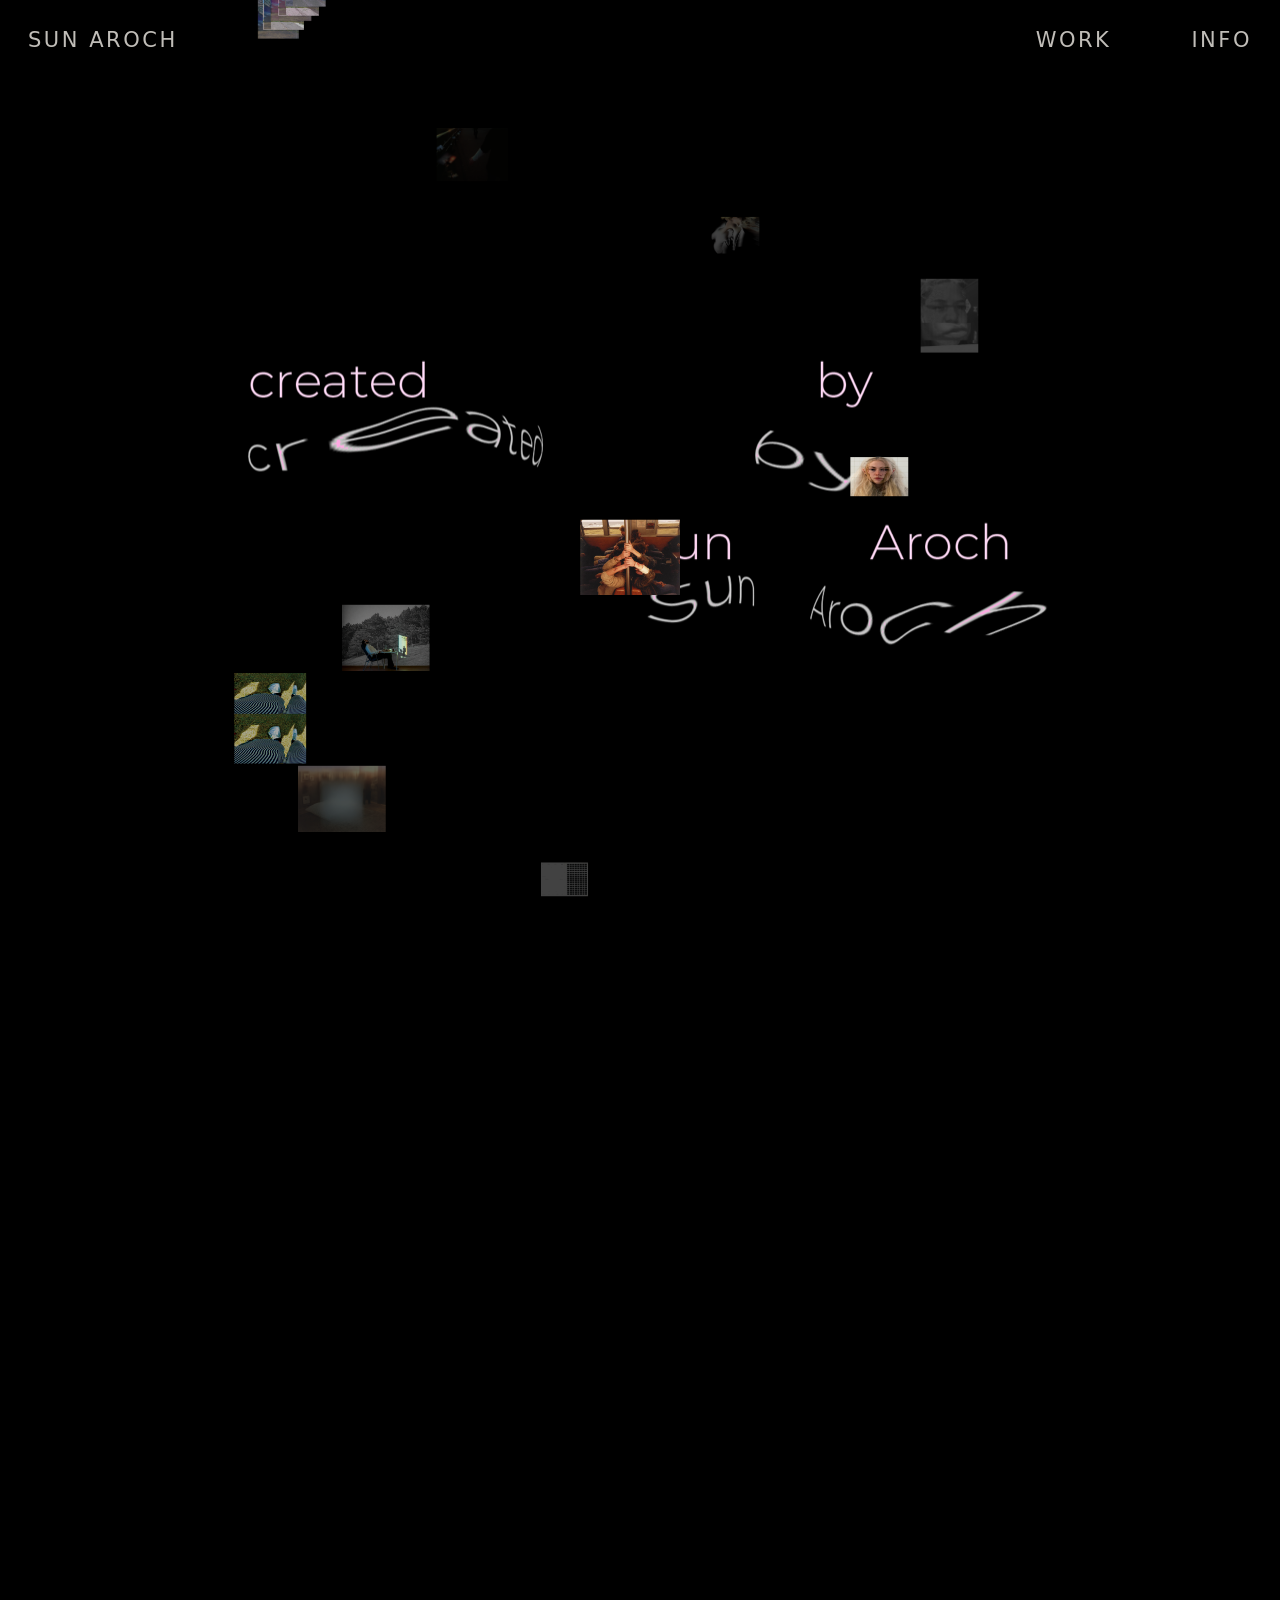
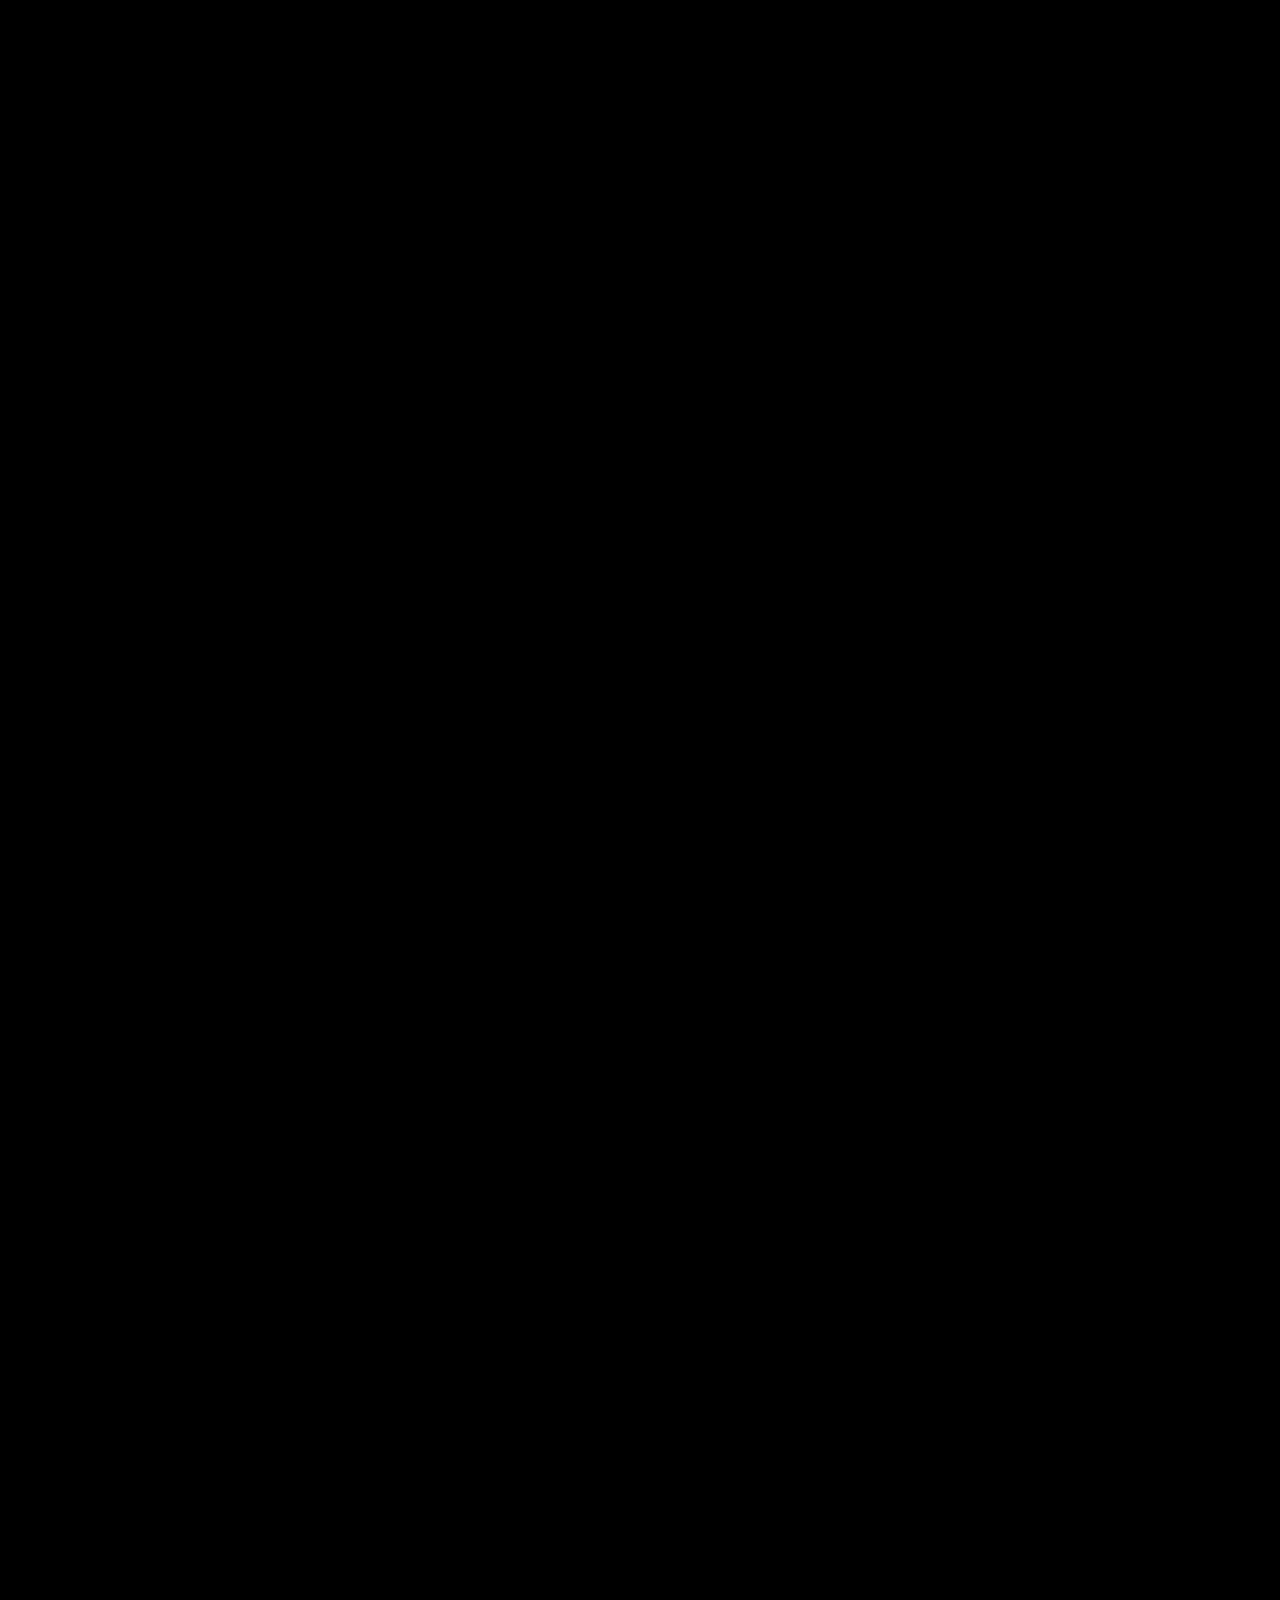
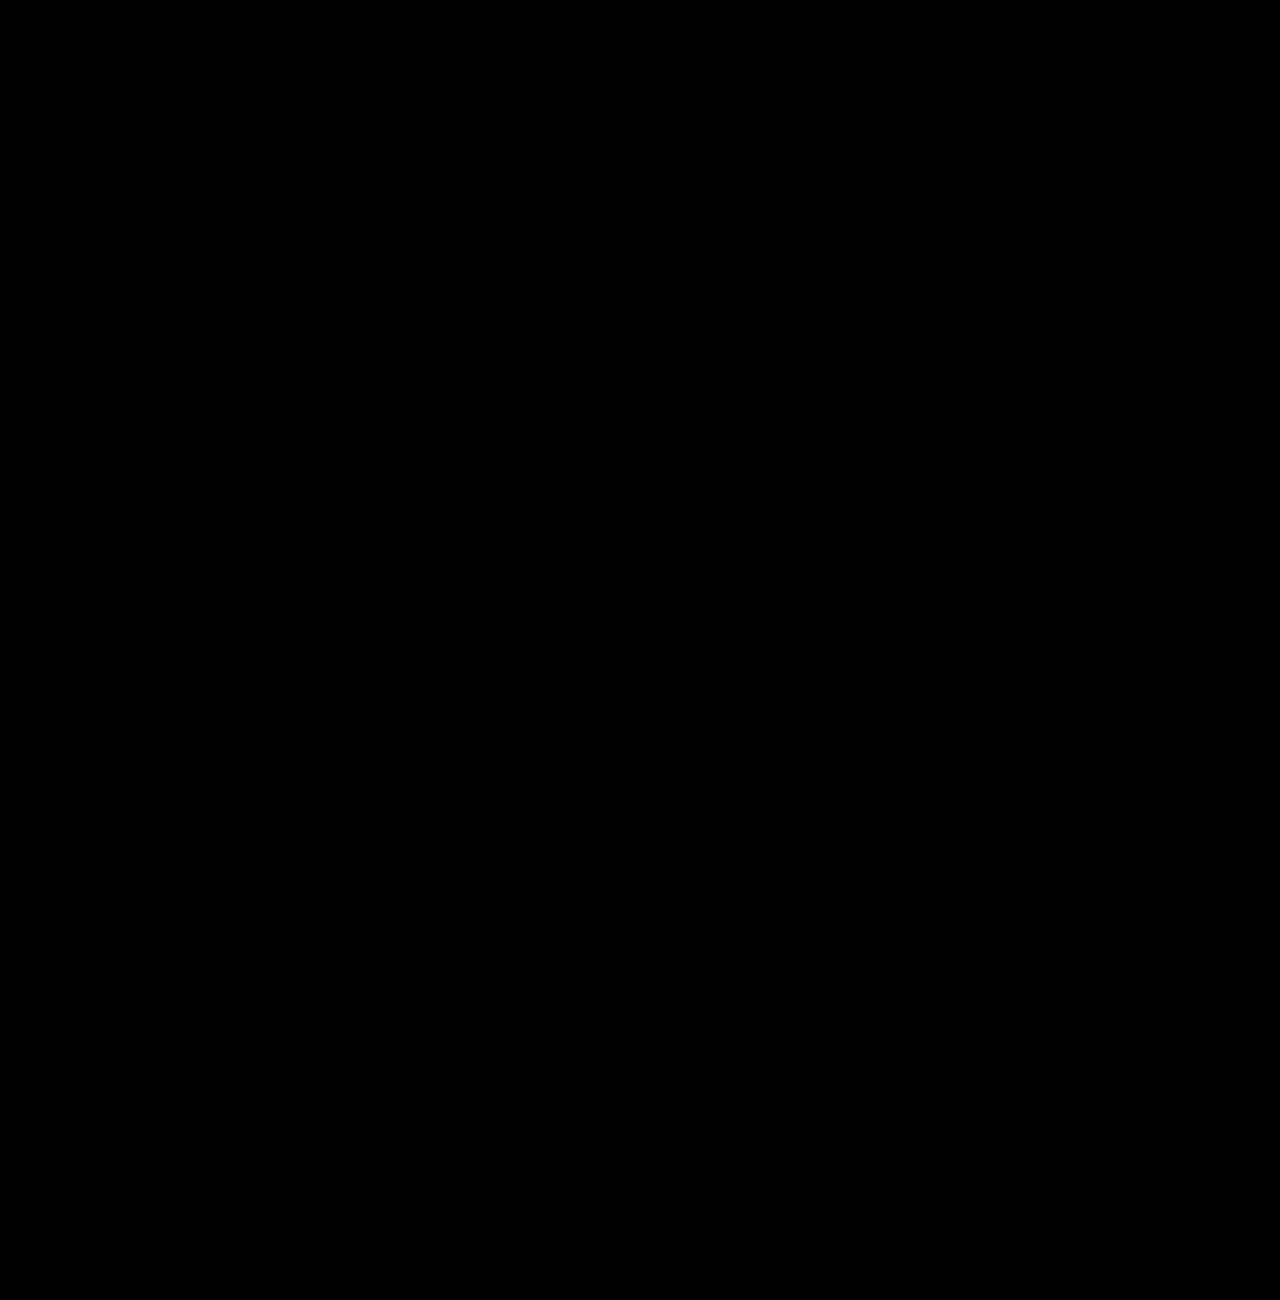
<file: index.html>
<!DOCTYPE html>
<html lang="en">
<head>
  <meta charset="UTF-8">
  <meta name="viewport" content="width=device-width, initial-scale=1.0, viewport-fit=cover">
  <title>Sun Aroch</title>
  <link rel="icon" type="image/png" href="/favicon.png">
  <link rel="apple-touch-icon" href="/favicon.png">
  <style>
    *, *::before, *::after {
      box-sizing: border-box;
      margin: 0;
      padding: 0;
    }

    html {
      -webkit-text-size-adjust: 100%;
      text-size-adjust: 100%;
    }

    body {
      font-family: system-ui, -apple-system, sans-serif;
      overflow-y: scroll;
      background: #000;
      height: 500vh;
      -webkit-overflow-scrolling: touch;
    }

    #helix-container {
      position: fixed;
      inset: 0;
      width: 100vw;
      height: 100vh;
      overflow: hidden;
      background: transparent;
      z-index: 5;
    }

    #bg-preview {
      position: fixed;
      inset: 0;
      z-index: 0;
      pointer-events: none;
      opacity: 0;
      transition: opacity 0.5s ease;
    }

    #bg-preview.active {
      opacity: 1;
    }

    #bg-img, #bg-video {
      position: absolute;
      inset: 0;
      width: 100%;
      height: 100%;
      object-fit: cover;
      display: none;
    }

    .tile {
      position: absolute;
      border-radius: 0;
      overflow: hidden;
      transform-origin: 0 0;
    }

    .tile img,
    .tile video {
      width: 100%;
      height: auto;
      display: block;
    }

    nav {
      position: fixed;
      top: 0;
      left: 0;
      right: 0;
      z-index: 200;
      display: flex;
      justify-content: space-between;
      align-items: center;
      padding: calc(28px + env(safe-area-inset-top, 0px))
               calc(28px + env(safe-area-inset-right, 0px))
               16px
               calc(28px + env(safe-area-inset-left, 0px));
      font-family: system-ui, -apple-system, sans-serif;
      font-size: 21px;
      color: #c0bdb8;
      font-weight: 300;
      letter-spacing: 0.12em;
      text-transform: uppercase;
      pointer-events: none;
    }

    nav a {
      color: #c0bdb8;
      text-decoration: none;
      pointer-events: all;
      -webkit-tap-highlight-color: transparent;
      touch-action: manipulation;
    }

    .nav-name {
      pointer-events: none;
    }

    .nav-links {
      display: flex;
      align-items: center;
      gap: 80px;
    }

    .nav-info {
      position: relative;
      display: inline-block;
    }

    .info-dropdown {
      position: absolute;
      top: calc(100% + 16px);
      right: 0;
      width: 320px;
      text-align: right;
      font-size: 14px;
      letter-spacing: 0.12em;
      text-transform: uppercase;
      font-weight: 300;
      color: #c0bdb8;
      line-height: 1.8;
      opacity: 0;
      pointer-events: none;
      transform: translateY(-4px);
      transition: opacity 0.25s ease, transform 0.25s ease;
    }

    .info-dropdown.open {
      opacity: 1;
      pointer-events: all;
      transform: translateY(0);
    }

    .info-dropdown b {
      font-weight: 600;
    }

    #logo {
      position: fixed;
      top: 50%;
      left: 50%;
      transform: translate(-50%, -50%);
      z-index: 1;
      pointer-events: none;
      max-width: 1600px;
      height: auto;
      border: none;
      box-shadow: none;
      border-radius: 0;
    }

    @media (max-width: 768px) {
      nav {
        flex-direction: column;
        align-items: flex-start;
        gap: 14px;
        padding: calc(20px + env(safe-area-inset-top, 0px))
                 calc(20px + env(safe-area-inset-right, 0px))
                 16px
                 calc(20px + env(safe-area-inset-left, 0px));
        font-size: 18px;
      }
      .nav-links {
        gap: 32px;
        pointer-events: all;
      }
      .nav-links a {
        padding: 6px 0;
        min-height: 44px;
        display: inline-flex;
        align-items: center;
      }
      .info-dropdown {
        right: auto;
        left: 0;
        text-align: left;
        width: calc(100vw - 40px - env(safe-area-inset-left, 0px) - env(safe-area-inset-right, 0px));
        max-width: 280px;
        max-height: min(70vh, 480px);
        overflow-y: auto;
        -webkit-overflow-scrolling: touch;
        background: rgba(0,0,0,0.92);
        padding: 4px 0 12px;
      }
      #logo {
        max-width: 85vw;
      }
    }

    /* ── Page transition overlay ── */
    @keyframes _overlayFadeIn {
      from { opacity: 1; }
      to   { opacity: 0; }
    }
    #page-overlay {
      position: fixed;
      inset: 0;
      background: #000;
      z-index: 9999;
      pointer-events: none;
      animation: _overlayFadeIn 0.6s ease forwards;
    }
  </style>
</head>
<body>
  <div id="page-overlay"></div>

  <div id="bg-preview">
    <img id="bg-img" alt="">
    <video id="bg-video" autoplay loop muted playsinline></video>
  </div>

  <div id="helix-container"></div>

  <img id="logo" src="public/logo.png" alt="Logo">

  <nav>
    <span class="nav-name">SUN AROCH</span>
    <div class="nav-links">
      <a href="work.html">Work</a>
      <div class="nav-info" id="nav-info">
        <a href="#">Info</a>
        <div class="info-dropdown" id="info-dropdown">
          <b>SUN AROCH</b> IS A <b>CREATIVE TECHNOLOGIST</b><br>
          <b>DESIGNER</b><br>
          <b>PROGRAMMER</b><br>
          <b>MUSICIAN</b><br>
          <b>ARTIST</b><br>
          FROM NYC<br><br>
          <b>BACHELORS</b>: COMPUTER SCIENCE @ BARNARD<br>
          <b>MASTER</b>: APPLIED AI FOR ART AND DESIGN @ ELISAVA (current)<br><br>
          <b>EMAIL</b>: AROCHSUN@GMAIL.COM<br>
          <a href="https://www.instagram.com/sunaroch/" target="_blank" style="color:inherit;text-decoration:none;border-bottom:1px solid #444;"><b>INSTAGRAM</b></a><br>
          <a href="https://www.linkedin.com/in/sunaroch" target="_blank" style="color:inherit;text-decoration:none;border-bottom:1px solid #444;"><b>LINKEDIN</b></a>
        </div>
      </div>
    </div>
  </nav>

  <script>
        const TILES = [
      // Searchables
      { src: 'public/searchables/searchables1.png', type: 'image', w: 112, h: 72, link: 'searchables.html' },
      // Facemax
      { src: 'public/facemax/facemax20.gif', type: 'image', w: 70,  h: 88,  link: 'facemax-project.html' },
      { src: 'public/facemax/facemax21.gif', type: 'image', w: 74,  h: 86,  link: 'facemax-project.html' },
      { src: 'public/facemax/facemax22.gif', type: 'image', w: 72,  h: 84,  link: 'facemax-project.html' },
      { src: 'public/facemax/facemax23.gif', type: 'image', w: 110,  h: 70,  link: 'facemax-project.html' },
      { src: 'public/facemax/facemax24.gif', type: 'image', w: 68,  h: 90,  link: 'facemax-project.html' },
      { src: 'public/facemax/facemax25.gif', type: 'image', w: 108,  h: 64,  link: 'facemax-project.html' },
      { src: 'public/facemax/facemax26.gif', type: 'image', w: 76,  h: 88,  link: 'facemax-project.html' },
      { src: 'public/facemax/facemax27.gif', type: 'image', w: 104,  h: 66,  link: 'facemax-project.html' },
      { src: 'public/facemax/facemax10.gif', type: 'image', w: 70,  h: 82,  link: 'facemax-project.html' },
      { src: 'public/facemax/facemax3.png', type: 'image', w: 114,  h: 62,  link: 'facemax-project.html' },
      { src: 'public/facemax/facemax9.png', type: 'image', w: 76,  h: 90,  link: 'facemax-project.html' },
      // Complicator — thumbs in helix, full-res on hover
      { src: 'public/complicator/thumbs/sunaroch_complicator_installation1.jpg', preview: 'public/complicator/sunaroch_complicator_installation1.png', type: 'image', w: 110, h: 73, link: 'complicator.html' },
      { src: 'public/complicator/thumbs/sunaroch_complicator_installation2.jpg', preview: 'public/complicator/sunaroch_complicator_installation2.png', type: 'image', w: 78,  h: 90, link: 'complicator.html' },
      { src: 'public/complicator/thumbs/sunaroch_complicator_installation3.jpg', preview: 'public/complicator/sunaroch_complicator_installation3.png', type: 'image', w: 112, h: 66, link: 'complicator.html' },
      { src: 'public/complicator/thumbs/sunaroch_complicator_installation4.jpg', preview: 'public/complicator/sunaroch_complicator_installation4.jpg', type: 'image', w: 74,  h: 86, link: 'complicator.html' },
      { src: 'public/complicator/thumbs/sunaroch_complicator_book1.gif',         preview: 'public/complicator/sunaroch_complicator_book1.gif', type: 'image', w: 106, h: 62, link: 'complicator.html' },
      { src: 'public/complicator/thumbs/sunaroch_complicator_book2.jpg',         preview: 'public/complicator/sunaroch_complicator_book2.jpg', type: 'image', w: 72,  h: 84, link: 'complicator.html' },
      { src: 'public/complicator/thumbs/sunaroch_complicator_book4.jpg',         preview: 'public/complicator/sunaroch_complicator_book4.jpg', type: 'image', w: 108, h: 63, link: 'complicator.html' },
      { src: 'public/complicator/thumbs/sunaroch_complicator_book5.gif',         preview: 'public/complicator/sunaroch_complicator_book5.gif', type: 'image', w: 70,  h: 82, link: 'complicator.html' },
      { src: 'public/complicator/thumbs/sunaroch_complicator_book8.gif',         preview: 'public/complicator/sunaroch_complicator_book8.gif', type: 'image', w: 110, h: 60, link: 'complicator.html' },
      { src: 'public/complicator/thumbs/sunaroch_complicator_book9.gif',         preview: 'public/complicator/sunaroch_complicator_book9.gif', type: 'image', w: 76,  h: 88, link: 'complicator.html' },
      // I Miss Everyone — videos
      { src: 'public/imisseveryone/imisseveryone1.mp4',  type: 'video', w: 101,  h: 63,  link: 'i-miss-everyone.html' },
      { src: 'public/imisseveryone/imisseveryone2.mp4',  type: 'video', w: 74,  h: 84,  link: 'i-miss-everyone.html' },
      { src: 'public/imisseveryone/imisseveryone3.mp4',  type: 'video', w: 110,  h: 60,  link: 'i-miss-everyone.html' },
      { src: 'public/imisseveryone/imisseveryone10.mp4', type: 'video', w: 72,  h: 85,  link: 'i-miss-everyone.html' },
      { src: 'public/imisseveryone/imisseveryone11.mp4', type: 'video', w: 101,  h: 59,  link: 'i-miss-everyone.html' },
      { src: 'public/imisseveryone/imisseveryone12.mp4', type: 'video', w: 75,  h: 88,  link: 'i-miss-everyone.html' },
      { src: 'public/imisseveryone/imisseveryone13.mp4', type: 'video', w: 111,  h: 63,  link: 'i-miss-everyone.html' },
      // I Miss Everyone — images
      { src: 'public/imisseveryone/imisseveryone4.png',  type: 'image', w: 79,  h: 91,  link: 'i-miss-everyone.html' },
      { src: 'public/imisseveryone/imisseveryone5.png',  type: 'image', w: 106,  h: 62,  link: 'i-miss-everyone.html' },
      { src: 'public/imisseveryone/imisseveryone6.png',  type: 'image', w: 70,  h: 80,  link: 'i-miss-everyone.html' },
      { src: 'public/imisseveryone/imisseveryone7.png',  type: 'image', w: 114, h: 64,  link: 'i-miss-everyone.html' },
      { src: 'public/imisseveryone/imisseveryone8.png',  type: 'image', w: 70,  h: 82,  link: 'i-miss-everyone.html' },
      { src: 'public/imisseveryone/imisseveryone9.png',  type: 'image', w: 110,  h: 60,  link: 'i-miss-everyone.html' },
      { src: 'public/imisseveryone/imisseveryone14.png', type: 'image', w: 68,  h: 78,  link: 'i-miss-everyone.html' },
      { src: 'public/imisseveryone/imisseveryone15.png', type: 'image', w: 117, h: 66,  link: 'i-miss-everyone.html' },
      { src: 'public/imisseveryone/imisseveryone16.png', type: 'image', w: 74,  h: 87,  link: 'i-miss-everyone.html' },
      { src: 'public/imisseveryone/imisseveryone17.png', type: 'image', w: 104,  h: 62,  link: 'i-miss-everyone.html' },
      { src: 'public/imisseveryone/imisseveryone18.png', type: 'image', w: 76,  h: 90,  link: 'i-miss-everyone.html' },
      { src: 'public/imisseveryone/imisseveryone19.png', type: 'image', w: 106,  h: 60,  link: 'i-miss-everyone.html' },
      { src: 'public/imisseveryone/imisseveryone20.png', type: 'image', w: 70,  h: 81,  link: 'i-miss-everyone.html' },
      { src: 'public/imisseveryone/imisseveryone21.png', type: 'image', w: 114, h: 64,  link: 'i-miss-everyone.html' },
      { src: 'public/imisseveryone/imisseveryone22.png', type: 'image', w: 66,  h: 77,  link: 'i-miss-everyone.html' },
      { src: 'public/imisseveryone/imisseveryone23.png', type: 'image', w: 110,  h: 62,  link: 'i-miss-everyone.html' },
      { src: 'public/imisseveryone/imisseveryone24.png', type: 'image', w: 72,  h: 84,  link: 'i-miss-everyone.html' },
      { src: 'public/imisseveryone/imisseveryone25.png', type: 'image', w: 106,  h: 59,  link: 'i-miss-everyone.html' },
      { src: 'public/imisseveryone/imisseveryone26.png', type: 'image', w: 75,  h: 87,  link: 'i-miss-everyone.html' },
      { src: 'public/imisseveryone/imisseveryone27.png', type: 'image', w: 110,  h: 63,  link: 'i-miss-everyone.html' },
      { src: 'public/imisseveryone/imisseveryone28.png', type: 'image', w: 70,  h: 80,  link: 'i-miss-everyone.html' },
      { src: 'public/imisseveryone/imisseveryone29.png', type: 'image', w: 115, h: 64,  link: 'i-miss-everyone.html' },
      { src: 'public/imisseveryone/imisseveryone30.png', type: 'image', w: 74,  h: 85,  link: 'i-miss-everyone.html' },
      { src: 'public/imisseveryone/imisseveryone32.png', type: 'image', w: 76,  h: 90,  link: 'i-miss-everyone.html' },
      { src: 'public/imisseveryone/imisseveryone33.png', type: 'image', w: 106,  h: 62,  link: 'i-miss-everyone.html' },
      { src: 'public/imisseveryone/imisseveryone34.png', type: 'image', w: 70,  h: 82,  link: 'i-miss-everyone.html' },
      { src: 'public/imisseveryone/imisseveryone35.png', type: 'image', w: 111,  h: 63,  link: 'i-miss-everyone.html' },
      { src: 'public/imisseveryone/imisseveryone36.png', type: 'image', w: 68,  h: 78,  link: 'i-miss-everyone.html' },
      { src: 'public/imisseveryone/imisseveryone37.png', type: 'image', w: 110,  h: 60,  link: 'i-miss-everyone.html' },
      { src: 'public/imisseveryone/imisseveryone38.png', type: 'image', w: 72,  h: 84,  link: 'i-miss-everyone.html' },
      { src: 'public/imisseveryone/imisseveryone39.png', type: 'image', w: 104,  h: 59,  link: 'i-miss-everyone.html' },
      { src: 'public/imisseveryone/imisseveryone40.jpg', type: 'image', w: 75,  h: 88,  link: 'i-miss-everyone.html' },
      { src: 'public/imisseveryone/imisseveryone41.png', type: 'image', w: 102,  h: 63,  link: 'i-miss-everyone.html' },
      { src: 'public/imisseveryone/imisseveryone42.png', type: 'image', w: 74,  h: 84,  link: 'i-miss-everyone.html' },
      { src: 'public/imisseveryone/imisseveryone43.png', type: 'image', w: 110,  h: 60,  link: 'i-miss-everyone.html' },
      { src: 'public/imisseveryone/imisseveryone45.png', type: 'image', w: 106,  h: 62,  link: 'i-miss-everyone.html' },
      { src: 'public/imisseveryone/imisseveryone46.png', type: 'image', w: 70,  h: 80,  link: 'i-miss-everyone.html' },
      { src: 'public/imisseveryone/imisseveryone47.png', type: 'image', w: 114, h: 64,  link: 'i-miss-everyone.html' },
      { src: 'public/imisseveryone/imisseveryone48.png', type: 'image', w: 70,  h: 82,  link: 'i-miss-everyone.html' },
      // A Hair Between Us — images
      { src: 'public/ahairbetweenus/ahairbetweenus1.png', type: 'image', w: 102,  h: 63,  link: 'a-hair-between-us.html' },
      { src: 'public/ahairbetweenus/ahairbetweenus2.png', type: 'image', w: 72,  h: 84,  link: 'a-hair-between-us.html' },
      { src: 'public/ahairbetweenus/ahairbetweenus3.png', type: 'image', w: 114, h: 62,  link: 'a-hair-between-us.html' },
      { src: 'public/ahairbetweenus/ahairbetweenus4.png', type: 'image', w: 68,  h: 80,  link: 'a-hair-between-us.html' },
      { src: 'public/ahairbetweenus/ahairbetweenus5.png', type: 'image', w: 110,  h: 64,  link: 'a-hair-between-us.html' },
      { src: 'public/ahairbetweenus/ahairbetweenus6.png', type: 'image', w: 74,  h: 85,  link: 'a-hair-between-us.html' },
      // Liquified Self Portrait — images
      { src: 'public/liquified/liquified1.png', type: 'image', w: 102,  h: 63,  link: 'liquified-self-portrait.html' },
      { src: 'public/liquified/liquified2.png', type: 'image', w: 72,  h: 84,  link: 'liquified-self-portrait.html' },
      { src: 'public/liquified/liquified3.png', type: 'image', w: 114, h: 62,  link: 'liquified-self-portrait.html' },
      { src: 'public/liquified/liquified4.jpg', type: 'image', w: 68,  h: 80,  link: 'liquified-self-portrait.html' },
      { src: 'public/liquified/liquified5.jpg', type: 'image', w: 110,  h: 64,  link: 'liquified-self-portrait.html' },
      // DTFA — videos
      { src: 'public/DTFA/DTFA1.mp4', type: 'video', w: 102,  h: 63,  link: 'dtfa-website.html' },
      { src: 'public/DTFA/DTFA2.mp4', type: 'video', w: 74,  h: 84,  link: 'dtfa-website.html' },
      { src: 'public/DTFA/DTFA3.mp4', type: 'video', w: 110,  h: 60,  link: 'dtfa-website.html' },
      // Suntina — images
      { src: 'public/suntina/suntina1.gif',  type: 'image', w: 62,  h: 38,  link: 'suntina.html' },
      { src: 'public/suntina/suntina2.png',  type: 'image', w: 45,  h: 52,  link: 'suntina.html' },
      { src: 'public/suntina/suntina3.png',  type: 'image', w: 68,  h: 37,  link: 'suntina.html' },
      { src: 'public/suntina/suntina4.gif',  type: 'image', w: 50,  h: 57,  link: 'suntina.html' },
      { src: 'public/suntina/suntina5.png',  type: 'image', w: 65,  h: 38,  link: 'suntina.html' },
      { src: 'public/suntina/suntina6.png',  type: 'image', w: 44,  h: 50,  link: 'suntina.html' },
      { src: 'public/suntina/suntina7.png',  type: 'image', w: 70,  h: 40,  link: 'suntina.html' },
      { src: 'public/suntina/suntina8.gif',  type: 'image', w: 43,  h: 51,  link: 'suntina.html' },
      { src: 'public/suntina/suntina9.gif',  type: 'image', w: 66,  h: 37,  link: 'suntina.html' },
      { src: 'public/suntina/suntina10.gif', type: 'image', w: 45,  h: 53,  link: 'suntina.html' },
      { src: 'public/suntina/suntina11.gif', type: 'image', w: 62,  h: 36,  link: 'suntina.html' },
      // Suntina — videos
      { src: 'public/suntina/suntina12.mp4', type: 'video', w: 47,  h: 55,  link: 'suntina.html' },
      { src: 'public/suntina/suntina13.mp4', type: 'video', w: 69,  h: 39,  link: 'suntina.html' },
      // Archive — images
      { src: 'public/archive/archive1.gif',  type: 'image', w: 62,  h: 38,  link: 'archive.html' },
      { src: 'public/archive/archive2.jpg',  type: 'image', w: 46,  h: 52,  link: 'archive.html' },
      { src: 'public/archive/archive3.png',  type: 'image', w: 68,  h: 37,  link: 'archive.html' },
      { src: 'public/archive/archive4.png',  type: 'image', w: 50,  h: 57,  link: 'archive.html' },
      { src: 'public/archive/archive5.gif',  type: 'image', w: 65,  h: 38,  link: 'archive.html' },
      { src: 'public/archive/archive6.png',  type: 'image', w: 44,  h: 50,  link: 'archive.html' },
      { src: 'public/archive/archive7.png',  type: 'image', w: 70,  h: 40,  link: 'archive.html' },
      { src: 'public/archive/archive8.gif',  type: 'image', w: 43,  h: 51,  link: 'archive.html' },
      { src: 'public/archive/archive9.png',  type: 'image', w: 66,  h: 37,  link: 'archive.html' },
      { src: 'public/archive/archive10.png', type: 'image', w: 45,  h: 53,  link: 'archive.html' },
      { src: 'public/archive/archive11.gif', type: 'image', w: 62,  h: 36,  link: 'archive.html' },
      { src: 'public/archive/archive12.png', type: 'image', w: 47,  h: 55,  link: 'archive.html' },
      { src: 'public/archive/archive13.png', type: 'image', w: 69,  h: 39,  link: 'archive.html' },
      { src: 'public/archive/archive14.png', type: 'image', w: 42,  h: 49,  link: 'archive.html' },
      { src: 'public/archive/archive15.mp4', type: 'video', w: 72,  h: 41,  link: 'archive.html' },
      { src: 'public/archive/archive16.png', type: 'image', w: 46,  h: 54,  link: 'archive.html' },
      { src: 'public/archive/archive17.png', type: 'image', w: 64,  h: 38,  link: 'archive.html' },
      { src: 'public/archive/archive18.png', type: 'image', w: 48,  h: 56,  link: 'archive.html' },
      { src: 'public/archive/archive19.png', type: 'image', w: 66,  h: 37,  link: 'archive.html' },
      { src: 'public/archive/archive20.png', type: 'image', w: 44,  h: 51,  link: 'archive.html' },
      { src: 'public/archive/archive21.png', type: 'image', w: 70,  h: 40,  link: 'archive.html' },
      { src: 'public/archive/archive22.gif', type: 'image', w: 40,  h: 48,  link: 'archive.html' },
      { src: 'public/archive/archive23.png', type: 'image', w: 68,  h: 38,  link: 'archive.html' }
    ];

    // Shuffle tiles
    for (let i = TILES.length - 1; i > 0; i--) {
      const j = Math.floor(Math.random() * (i + 1));
      [TILES[i], TILES[j]] = [TILES[j], TILES[i]];
    }

    let TURNS, amplitude, centerX, viewportWidth, viewportHeight;

    function recalculate() {
      viewportWidth  = window.innerWidth;
      viewportHeight = window.innerHeight;
      centerX        = viewportWidth / 2;

      if (viewportWidth < 600) {
        TURNS     = 1.5;
        amplitude = viewportWidth * 0.22;
      } else {
        TURNS     = 2.2;
        amplitude = viewportWidth * 0.29;
      }
    }

    function getBaseSrc(src) {
      return src.replace(/\.[^/.]+$/, '');
    }

    function createTileEl(tile) {
      const div = document.createElement('div');
      div.className = 'tile';
      div.style.width = tile.w + 'px';
      // height is auto — determined by media's natural aspect ratio

      if (tile.type === 'image') {
        const img = document.createElement('img');
        img.src = tile.src;
        img.onload = () => { tile._h = div.offsetHeight; };
        div.appendChild(img);
      } else {
        const video = document.createElement('video');
        video.autoplay    = true;
        video.loop        = true;
        video.muted       = true;
        video.playsInline = true;

        const base = getBaseSrc(tile.src);

        const srcMp4 = document.createElement('source');
        srcMp4.src  = base + '.mp4';
        srcMp4.type = 'video/mp4';

        const srcMov = document.createElement('source');
        srcMov.src  = base + '.mov';
        srcMov.type = 'video/quicktime';

        video.appendChild(srcMp4);
        video.appendChild(srcMov);
        video.addEventListener('loadedmetadata', () => { tile._h = div.offsetHeight; });
        div.appendChild(video);
      }

      return div;
    }

    recalculate();

    const container = document.getElementById('helix-container');
    const tileEls   = TILES.map(tile => {
      const el = createTileEl(tile);
      container.appendChild(el);
      return el;
    });

    function getActiveCount() {
      return viewportWidth < 600 ? 8 : 19;
    }

    let autoOffset = 0;

    function animate() {
      const N = getActiveCount();
      const maxScroll = document.body.scrollHeight - window.innerHeight;
      const scrollOffset = maxScroll > 0 ? window.scrollY / maxScroll : 0;
      const offset = (autoOffset + scrollOffset) % 1;

      tileEls.forEach((el, i) => {
        el.style.display = i < N ? '' : 'none';
      });

      for (let i = 0; i < N; i++) {
        const tile  = TILES[i];
        const el    = tileEls[i];
        const t     = ((i / N) + offset) % 1;
        const angle = t * 2 * Math.PI * TURNS;
        const x     = centerX + Math.cos(angle) * amplitude;
        const y     = -viewportHeight * 0.35 + t * viewportHeight * 1.7;
        const depth = (Math.sin(angle) + 1) / 2;
        const scale   = 0.65 + depth * 0.7;
        const opacity = 0.25 + depth * 0.75;
        const zIndex  = Math.round(depth * 20);

        const h  = tile._h || tile.h;
        const tx = x - (tile.w * scale) / 2;
        const ty = y - (h * scale) / 2;

        el.style.transform = `translate(${tx}px, ${ty}px) scale(${scale})`;
        el.style.opacity   = opacity;
        el.style.zIndex    = zIndex;
      }

      autoOffset = (autoOffset + 0.0003) % 1;
      requestAnimationFrame(animate);
    }

    // Hover preview
    const bgPreview = document.getElementById('bg-preview');
    const bgImg     = document.getElementById('bg-img');
    const bgVideo   = document.getElementById('bg-video');

    tileEls.forEach((el, i) => {
      const tile = TILES[i];

      el.addEventListener('mouseenter', () => {
        if (tile.type === 'image') {
          bgVideo.style.display = 'none';
          bgImg.src = tile.preview || tile.src;
          bgImg.style.display = 'block';
        } else {
          bgImg.style.display = 'none';
          const base = getBaseSrc(tile.src);
          while (bgVideo.firstChild) bgVideo.removeChild(bgVideo.firstChild);
          const s1 = document.createElement('source');
          s1.src = base + '.mp4'; s1.type = 'video/mp4';
          const s2 = document.createElement('source');
          s2.src = base + '.mov'; s2.type = 'video/quicktime';
          bgVideo.appendChild(s1);
          bgVideo.appendChild(s2);
          bgVideo.style.display = 'block';
          bgVideo.load();
          bgVideo.play().catch(() => {});
        }
        bgPreview.classList.add('active');
      });

      el.addEventListener('mouseleave', () => {
        bgPreview.classList.remove('active');
      });

      el.addEventListener('click', () => {
        if (tile.link) _navigateTo(tile.link);
      });

      el.addEventListener('touchend', e => {
        e.preventDefault();
        if (tile.link) _navigateTo(tile.link);
      });
    });

    const navInfo      = document.getElementById('nav-info');
    const infoDropdown = document.getElementById('info-dropdown');
    navInfo.querySelector('a').addEventListener('click', (e) => {
      e.preventDefault();
      infoDropdown.classList.toggle('open');
    });
    infoDropdown.addEventListener('click', (e) => e.stopPropagation());
    document.addEventListener('click', (e) => {
      if (!navInfo.contains(e.target)) infoDropdown.classList.remove('open');
    });

    window.addEventListener('resize', recalculate);

    animate();
  </script>

  <script>
    // Page transition
    const _overlay = document.getElementById('page-overlay');
    function _navigateTo(url) {
      _overlay.style.animation = 'none';
      _overlay.style.transition = 'none';
      _overlay.style.opacity = '0';
      void _overlay.offsetHeight; // force reflow
      _overlay.style.transition = 'opacity 0.5s ease';
      _overlay.style.opacity = '1';
      _overlay.style.pointerEvents = 'all';
      setTimeout(() => { window.location.href = url; }, 500);
    }
    document.querySelectorAll('a[href]').forEach(a => {
      const href = a.getAttribute('href');
      if (href && !href.startsWith('#') && !href.startsWith('http') && !href.startsWith('mailto')) {
        a.addEventListener('click', e => { e.preventDefault(); _navigateTo(href); });
      }
    });
    // Fix Safari bfcache: reset overlay when page is restored from back/forward cache
    window.addEventListener('pageshow', e => {
      if (e.persisted) {
        _overlay.style.transition = 'none';
        _overlay.style.opacity = '0';
        _overlay.style.pointerEvents = 'none';
      }
    });
  </script>
</body>
</html>
</file>
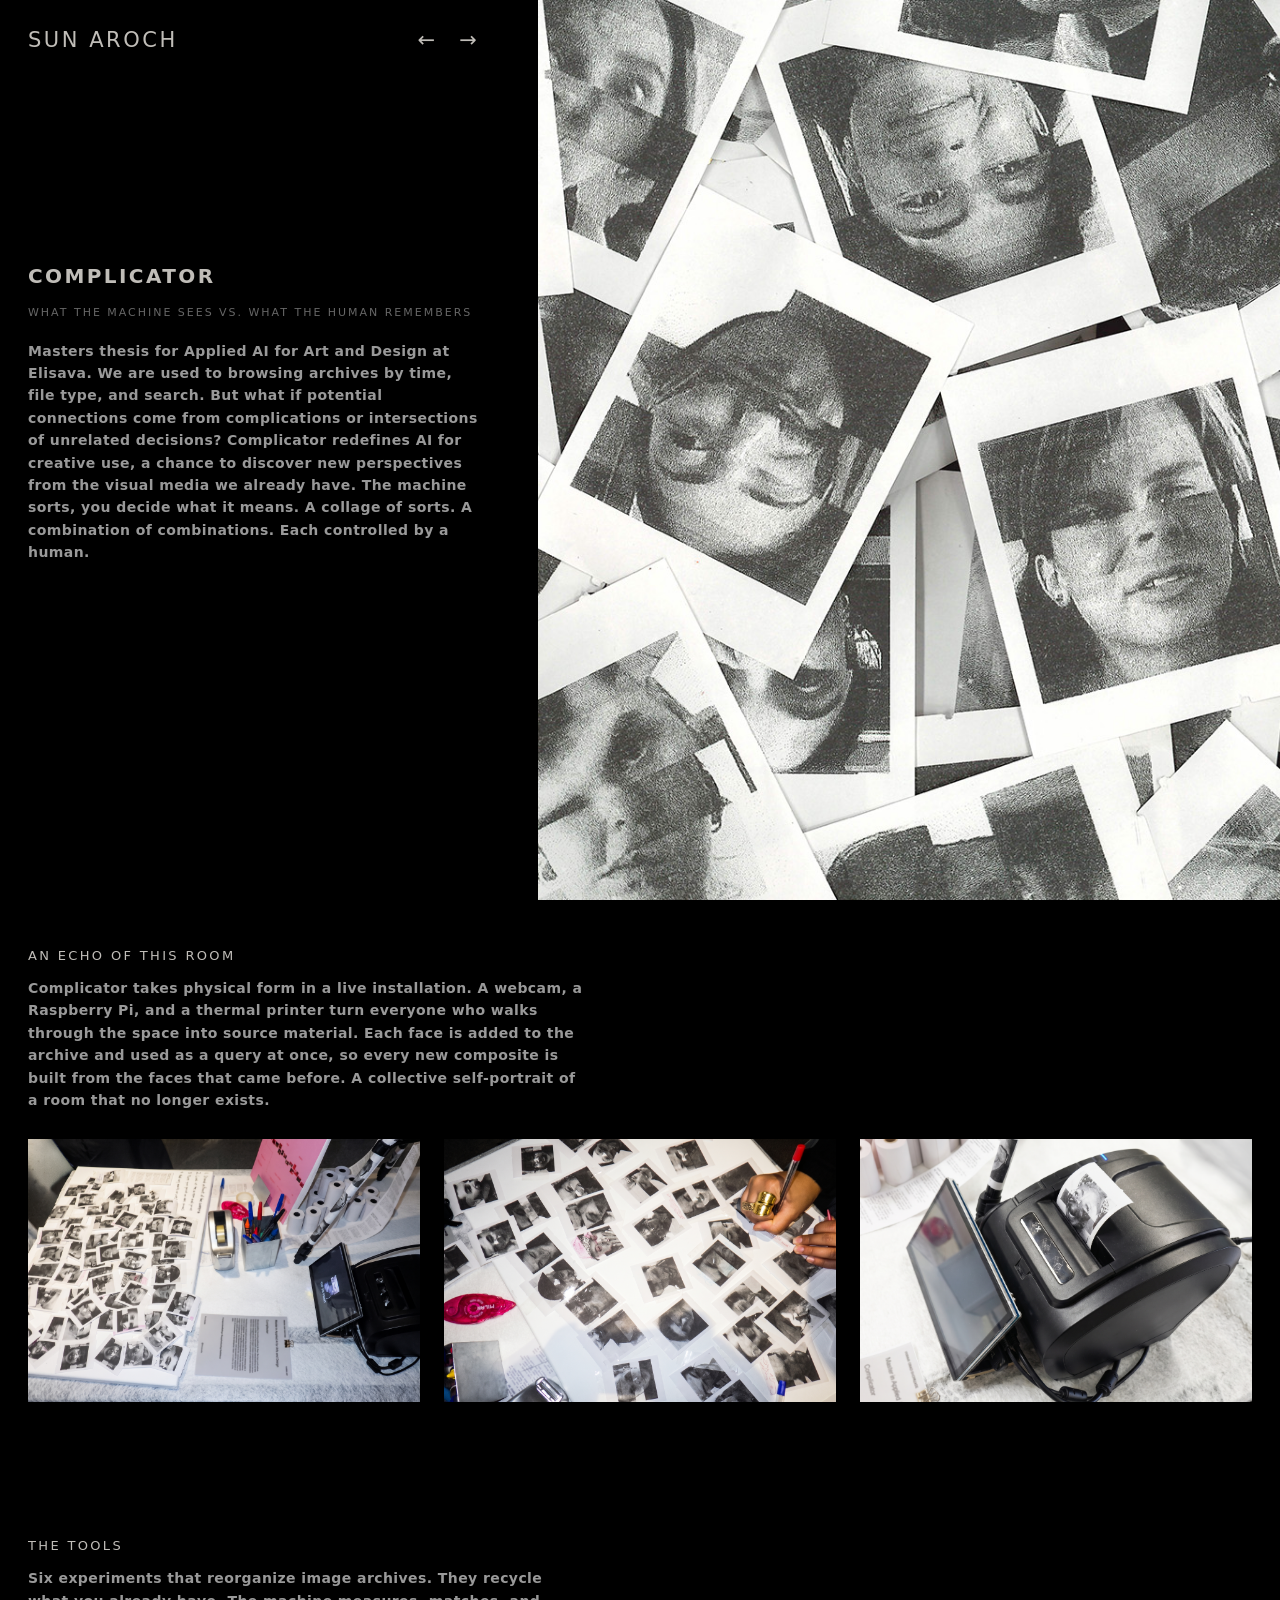
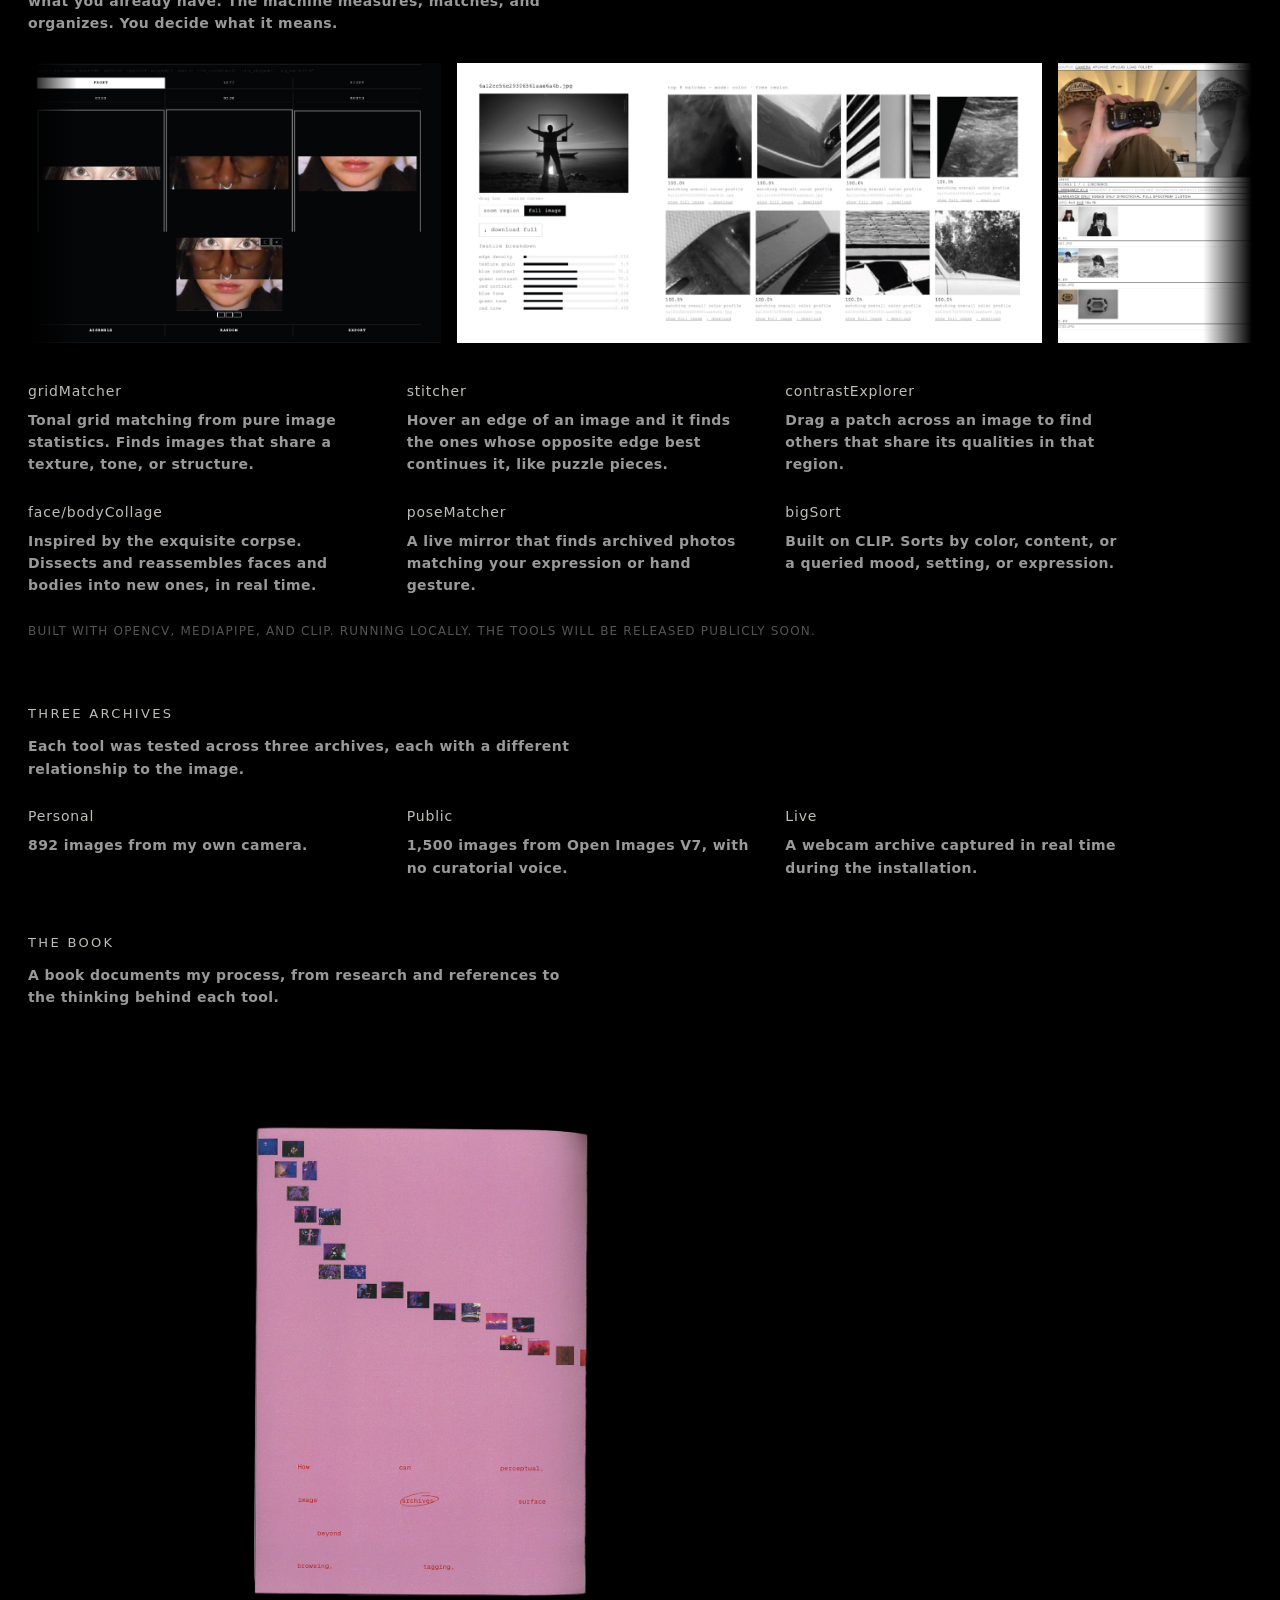
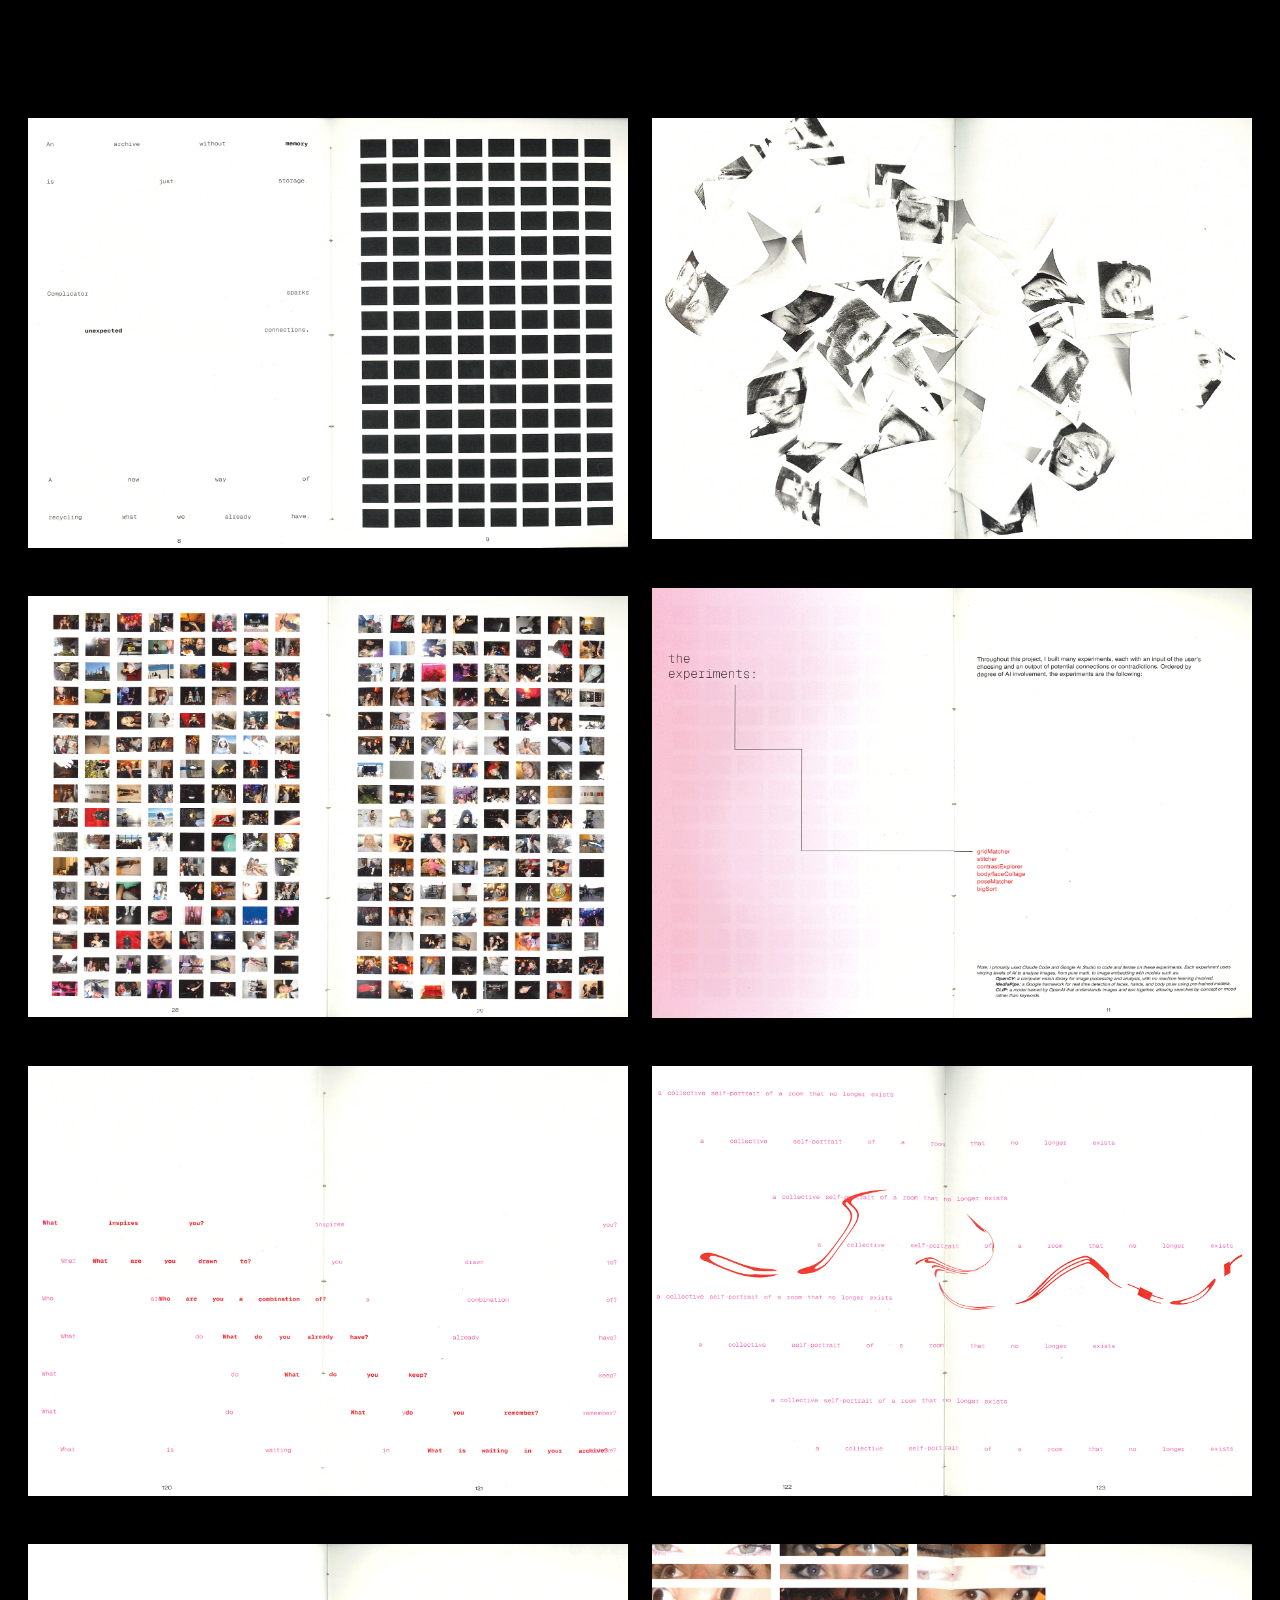
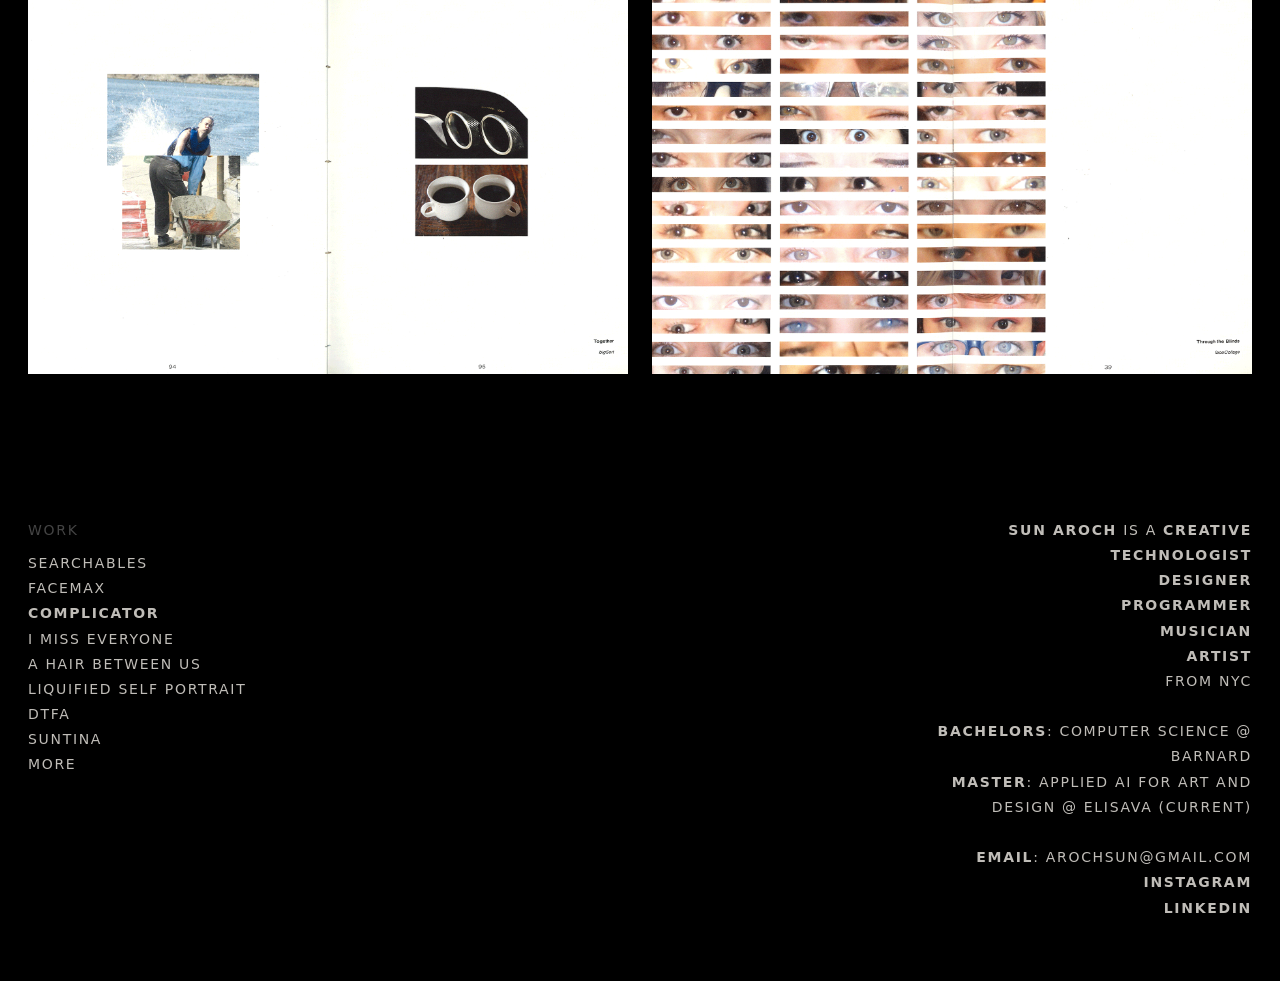
<file: complicator.html>
<!DOCTYPE html>
<html lang="en">
<head>
  <meta charset="UTF-8">
  <meta name="viewport" content="width=device-width, initial-scale=1.0">
  <title>Complicator — Sun Aroch</title>
  <style>
    *, *::before, *::after { box-sizing: border-box; margin: 0; padding: 0; }

    body {
      font-family: system-ui, -apple-system, sans-serif;
      background: #000;
      color: #c0bdb8;
      overflow-y: auto;
    }

    .layout {
      display: flex;
      height: 100vh;
    }

    .left-panel {
      flex: 0 0 42%;
      height: 100vh;
      padding: 28px;
      padding-top: 260px;
      display: flex;
      flex-direction: column;
      border-right: none;
    }

    .back-arrow {
      position: fixed;
      top: 28px;
      left: 28px;
      font-size: 21px;
      color: #c0bdb8;
      text-decoration: none;
      transition: color 0.2s;
      display: inline-block;
      font-weight: 300;
      letter-spacing: 0.12em;
      text-transform: uppercase;
      z-index: 200;
    }
    .back-arrow:hover { color: #fff; }

    .project-nav {
      position: fixed;
      left: calc(42% - 120px);
      top: 28px;
      z-index: 200;
      display: flex;
      flex-direction: row;
      gap: 24px;
      font-size: 21px;
      font-weight: 300;
    }

    .project-nav a {
      color: #c0bdb8;
      text-decoration: none;
      transition: color 0.2s;
    }

    .project-nav a:hover { color: #fff; }

    .project-title {
      font-size: 20px;
      letter-spacing: 0.12em;
      text-transform: uppercase;
      font-weight: 300;
      color: #c0bdb8;
      line-height: 1.6;
      margin-bottom: 12px;
    }
    .project-title b {
      font-weight: 600;
    }

    .project-subtitle {
      font-size: 11px;
      letter-spacing: 0.18em;
      text-transform: uppercase;
      font-weight: 300;
      color: #666;
      line-height: 1.6;
      margin-bottom: 18px;
    }

    .project-blurb {
      font-size: 14px;
      letter-spacing: 0.03em;
      line-height: 1.6;
      font-weight: 600;
      color: #999;
      margin-bottom: 28px;
      max-width: 450px;
    }

    .right-panel {
      flex: 1;
      height: 100vh;
      overflow: hidden;
    }

    .right-panel img.hero {
      width: 100%;
      height: 100%;
      object-fit: cover;
      display: block;
    }

    /* ── Content sections ── */
    .content-section {
      width: 100%;
      padding: 48px 28px 8px;
    }

    .section-label {
      font-size: 13px;
      letter-spacing: 0.18em;
      text-transform: uppercase;
      font-weight: 300;
      color: #c0bdb8;
      margin-bottom: 14px;
    }

    .section-intro {
      font-size: 14px;
      letter-spacing: 0.03em;
      line-height: 1.6;
      font-weight: 600;
      color: #999;
      max-width: 560px;
      margin-bottom: 28px;
    }

    .tools-grid {
      display: grid;
      grid-template-columns: repeat(3, 1fr);
      gap: 28px 36px;
      margin-bottom: 24px;
      max-width: 1100px;
    }

    .tool-item {
      display: flex;
      flex-direction: column;
      gap: 10px;
    }

    .tool-name {
      font-size: 14px;
      letter-spacing: 0.06em;
      font-weight: 300;
      color: #c0bdb8;
    }

    .tool-desc {
      font-size: 14px;
      letter-spacing: 0.03em;
      line-height: 1.6;
      font-weight: 600;
      color: #999;
    }

    .section-note {
      font-size: 12px;
      letter-spacing: 0.1em;
      text-transform: uppercase;
      font-weight: 300;
      color: #555;
      line-height: 1.8;
      margin-bottom: 8px;
    }

    .tools-marquee {
      width: 100%;
      margin: 0 0 40px;
      overflow: hidden;
      mask-image: linear-gradient(to right, transparent, #000 4%, #000 96%, transparent);
      -webkit-mask-image: linear-gradient(to right, transparent, #000 4%, #000 96%, transparent);
    }

    .tools-marquee-track {
      display: flex;
      width: max-content;
      gap: 16px;
      animation: tools-marquee 40s linear infinite;
    }

    .tools-marquee-track:hover {
      animation-play-state: paused;
    }

    .tools-marquee-track img {
      height: 280px;
      width: auto;
      display: block;
      flex-shrink: 0;
      cursor: pointer;
      transition: opacity 0.25s ease;
    }

    .tools-marquee-track img:hover {
      opacity: 0.8;
    }

    @keyframes tools-marquee {
      from { transform: translateX(0); }
      to   { transform: translateX(-50%); }
    }

    .archives-row {
      display: grid;
      grid-template-columns: repeat(3, 1fr);
      gap: 28px 36px;
      max-width: 1100px;
    }

    .archive-item {
      display: flex;
      flex-direction: column;
      gap: 10px;
    }

    .archive-name {
      font-size: 14px;
      letter-spacing: 0.06em;
      font-weight: 300;
      color: #c0bdb8;
    }

    .archive-desc {
      font-size: 14px;
      letter-spacing: 0.03em;
      line-height: 1.6;
      font-weight: 600;
      color: #999;
    }

    /* ── Collage ── */
    .collage-section {
      width: 100%;
      padding: 48px 28px 16px;
    }

    .collage-label {
      font-size: 13px;
      letter-spacing: 0.18em;
      text-transform: uppercase;
      font-weight: 300;
      color: #c0bdb8;
      margin-bottom: 14px;
    }

    .collage-intro {
      font-size: 14px;
      letter-spacing: 0.03em;
      line-height: 1.6;
      font-weight: 600;
      color: #999;
      max-width: 560px;
      margin-bottom: 28px;
    }

    .media-grid {
      position: relative;
      width: 100%;
      margin-bottom: 24px;
    }

    .grid-item {
      position: absolute;
      cursor: pointer;
      overflow: hidden;
    }

    .grid-item img,
    .grid-item video {
      width: 100%;
      height: auto;
      display: block;
      transition: opacity 0.25s ease;
    }

    .grid-item:hover img,
    .grid-item:hover video {
      opacity: 0.75;
    }

    #lightbox {
      position: fixed;
      inset: 0;
      background: rgba(0,0,0,0.95);
      z-index: 500;
      display: none;
      align-items: center;
      justify-content: center;
    }

    #lightbox.open { display: flex; }

    #lb-media {
      max-width: 80vw;
      max-height: 85vh;
      display: flex;
      align-items: center;
      justify-content: center;
    }

    #lb-media img,
    #lb-media video {
      max-width: 80vw;
      max-height: 85vh;
      object-fit: contain;
      display: block;
    }

    .lb-arrow {
      position: fixed;
      top: 50%;
      transform: translateY(-50%);
      background: none;
      border: none;
      color: #555;
      font-size: 12px;
      cursor: pointer;
      padding: 20px;
      transition: color 0.2s;
      z-index: 501;
      letter-spacing: 0;
    }
    .lb-arrow:hover { color: #fff; }
    #lb-prev { left: 20px; }
    #lb-next { right: 20px; }

    #lb-close {
      position: fixed;
      top: 24px;
      right: 28px;
      background: none;
      border: none;
      color: #555;
      font-size: 10px;
      cursor: pointer;
      padding: 8px;
      transition: color 0.2s;
      z-index: 501;
      font-family: system-ui, -apple-system, sans-serif;
    }
    #lb-close:hover { color: #fff; }

    #lb-counter {
      position: fixed;
      bottom: 28px;
      left: 50%;
      transform: translateX(-50%);
      font-size: 5px;
      letter-spacing: 0.18em;
      text-transform: uppercase;
      color: #444;
    }

    /* ── Footer ── */
    .site-footer {
      display: flex;
      justify-content: space-between;
      align-items: flex-start;
      padding: 56px 28px 60px;
      gap: 60px;
    }
    .footer-col {
      display: flex;
      flex-direction: column;
      font-size: 14px;
      letter-spacing: 0.12em;
      text-transform: uppercase;
      font-weight: 300;
      color: #c0bdb8;
      line-height: 1.8;
    }
    .footer-label {
      color: #444;
      margin-bottom: 8px;
    }
    .footer-col a {
      color: #c0bdb8;
      text-decoration: none;
    }
    .footer-col a:hover { color: #fff; }
    .footer-col b {
      font-weight: 600;
    }
    .footer-info {
      display: block;
      text-align: right;
      max-width: 320px;
    }

    @media (max-width: 900px) {
      .tools-grid,
      .archives-row {
        grid-template-columns: repeat(2, 1fr);
        gap: 28px 24px;
      }
    }

    @media (max-width: 768px) {
      body { overflow: auto; height: auto; }
      .layout { flex-direction: column; height: auto; }
      .left-panel {
        flex: none;
        width: 100%;
        height: auto;
        border-right: none;
        padding: 20px;
        padding-top: 120px;
        padding-bottom: 32px;
      }
      .right-panel {
        width: 100%;
        height: auto;
        overflow: hidden;
        min-height: 0;
        padding: 0 20px 8px;
      }
      .right-panel img.hero {
        width: 100%;
        height: auto;
        aspect-ratio: auto;
        object-fit: contain;
        display: block;
      }
      .project-nav {
        position: fixed;
        top: 28px;
        right: 28px;
        left: auto;
        bottom: auto;
        font-size: 28px;
        gap: 24px;
        background: none;
        padding: 0;
        border-radius: 0;
      }
      .back-arrow {
        top: 28px;
        left: 20px;
        font-size: 28px;
      }
      .project-title {
        font-size: 18px;
        margin-bottom: 10px;
      }
      .project-subtitle {
        font-size: 10px;
        letter-spacing: 0.1em;
        max-width: 100%;
        margin-bottom: 16px;
      }
      .project-blurb {
        font-size: 14px;
        max-width: 100%;
        margin-bottom: 0;
      }
      .content-section,
      .collage-section {
        padding: 48px 20px 28px;
      }
      .section-intro,
      .collage-intro {
        max-width: 100%;
        margin-bottom: 28px;
      }
      .tools-grid,
      .archives-row {
        grid-template-columns: 1fr;
        gap: 28px;
        margin-bottom: 28px;
      }
      .section-note {
        font-size: 11px;
        letter-spacing: 0.08em;
        margin-top: 8px;
      }
      .tools-marquee {
        margin: 0 0 36px;
      }
      .tools-marquee-track img {
        height: 140px;
      }
      .tools-marquee-track {
        gap: 16px;
        animation-duration: 28s;
      }
      .media-grid {
        margin-bottom: 16px;
      }
      .lb-arrow { display: none !important; }
      #lb-media img,
      #lb-media video {
        max-width: 92vw;
        max-height: 80vh;
      }
      .site-footer {
        flex-direction: column;
        gap: 40px;
        padding: 60px 20px 40px;
        width: 100%;
      }
      .footer-col {
        width: 100%;
        letter-spacing: 0.08em;
        font-size: 13px;
        word-break: break-word;
      }
      .footer-info {
        text-align: left;
        max-width: none;
      }
    }

    /* ── Page transition overlay ── */
    @keyframes _overlayFadeIn {
      from { opacity: 1; }
      to   { opacity: 0; }
    }
    #page-overlay {
      position: fixed;
      inset: 0;
      background: #000;
      z-index: 9999;
      pointer-events: none;
      animation: _overlayFadeIn 0.6s ease forwards;
    }
  </style>
</head>
<body>
  <div id="page-overlay"></div>

  <div class="layout">

    <!-- Left panel -->
    <div class="left-panel">
      <a href="index.html" class="back-arrow">Sun Aroch</a>

    <nav class="project-nav">
      <a href="facemax-project.html">←</a>
        <a href="i-miss-everyone.html">→</a>
    </nav>

      <div class="project-title"><b>Complicator</b></div>
      <div class="project-subtitle">What the Machine Sees vs. What the Human Remembers</div>

      <p class="project-blurb">
        Masters thesis for Applied AI for Art and Design at Elisava. We are used to browsing archives by time, file type, and search. But what if potential connections come from complications or intersections of unrelated decisions? Complicator redefines AI for creative use, a chance to discover new perspectives from the visual media we already have. The machine sorts, you decide what it means. A collage of sorts. A combination of combinations. Each controlled by a human.
      </p>

    </div>

    <!-- Right panel: installation hero -->
    <div class="right-panel">
      <img class="hero" src="public/complicator/sunaroch_complicator_installation4.jpg" alt="Complicator: An Echo of This Room installation">
    </div>

  </div>

  <!-- Installation -->
  <div class="collage-section">
    <h2 class="collage-label">An Echo of This Room</h2>
    <p class="collage-intro">
      Complicator takes physical form in a live installation. A webcam, a Raspberry Pi, and a thermal printer turn everyone who walks through the space into source material. Each face is added to the archive and used as a query at once, so every new composite is built from the faces that came before. A collective self-portrait of a room that no longer exists.
    </p>
    <div class="media-grid" id="installation-grid"></div>
  </div>

  <!-- Tools -->
  <div class="content-section">
    <h2 class="section-label">The Tools</h2>
    <p class="section-intro">
      Six experiments that reorganize image archives. They recycle what you already have. The machine measures, matches, and organizes. You decide what it means.
    </p>

    <div class="tools-marquee" id="tools-marquee">
      <div class="tools-marquee-track" id="tools-marquee-track"></div>
    </div>

    <div class="tools-grid">
      <div class="tool-item">
        <div class="tool-name">gridMatcher</div>
        <p class="tool-desc">Tonal grid matching from pure image statistics. Finds images that share a texture, tone, or structure.</p>
      </div>
      <div class="tool-item">
        <div class="tool-name">stitcher</div>
        <p class="tool-desc">Hover an edge of an image and it finds the ones whose opposite edge best continues it, like puzzle pieces.</p>
      </div>
      <div class="tool-item">
        <div class="tool-name">contrastExplorer</div>
        <p class="tool-desc">Drag a patch across an image to find others that share its qualities in that region.</p>
      </div>
      <div class="tool-item">
        <div class="tool-name">face/bodyCollage</div>
        <p class="tool-desc">Inspired by the exquisite corpse. Dissects and reassembles faces and bodies into new ones, in real time.</p>
      </div>
      <div class="tool-item">
        <div class="tool-name">poseMatcher</div>
        <p class="tool-desc">A live mirror that finds archived photos matching your expression or hand gesture.</p>
      </div>
      <div class="tool-item">
        <div class="tool-name">bigSort</div>
        <p class="tool-desc">Built on CLIP. Sorts by color, content, or a queried mood, setting, or expression.</p>
      </div>
    </div>
    <p class="section-note">Built with OpenCV, MediaPipe, and CLIP. Running locally. The tools will be released publicly soon.</p>
  </div>

  <!-- Archives -->
  <div class="content-section">
    <h2 class="section-label">Three Archives</h2>
    <p class="section-intro">
      Each tool was tested across three archives, each with a different relationship to the image.
    </p>
    <div class="archives-row">
      <div class="archive-item">
        <div class="archive-name">Personal</div>
        <p class="archive-desc">892 images from my own camera.</p>
      </div>
      <div class="archive-item">
        <div class="archive-name">Public</div>
        <p class="archive-desc">1,500 images from Open Images V7, with no curatorial voice.</p>
      </div>
      <div class="archive-item">
        <div class="archive-name">Live</div>
        <p class="archive-desc">A webcam archive captured in real time during the installation.</p>
      </div>
    </div>
  </div>

  <!-- The Book -->
  <div class="collage-section">
    <h2 class="collage-label">The Book</h2>
    <p class="collage-intro">
      A book documents my process, from research and references to the thinking behind each tool.
    </p>
    <div class="media-grid" id="book-grid"></div>
  </div>

  <!-- Lightbox -->
  <div id="lightbox">
    <button class="lb-arrow" id="lb-prev">←</button>
    <div id="lb-media"></div>
    <button class="lb-arrow" id="lb-next">→</button>
    <button id="lb-close">✕</button>
    <div id="lb-counter"></div>
  </div>

  <script>
    const toolsImages = [
      'public/complicator/sunaroch_complicator_tools1.jpg',
      'public/complicator/sunaroch_complicator_tools2.jpg',
      'public/complicator/sunaroch_complicator_tools3.jpg',
      'public/complicator/sunaroch_complicator_tools4.jpg',
    ];

    const installationImages = [
      'public/complicator/sunaroch_complicator_installation1.png',
      'public/complicator/sunaroch_complicator_installation2.png',
      'public/complicator/sunaroch_complicator_installation3.png',
    ];

    const bookImages = [
      'public/complicator/sunaroch_complicator_book1.gif',
      'public/complicator/sunaroch_complicator_book2.jpg',
      'public/complicator/sunaroch_complicator_book3.jpg',
      'public/complicator/sunaroch_complicator_book4.jpg',
      'public/complicator/sunaroch_complicator_book5.gif',
      'public/complicator/sunaroch_complicator_book6.jpg',
      'public/complicator/sunaroch_complicator_book7.jpg',
      'public/complicator/sunaroch_complicator_book8.gif',
      'public/complicator/sunaroch_complicator_book9.gif',
    ];

    const mediaList = [];
    const gridsToLayout = [];

    // Tools images first in lightbox
    toolsImages.forEach(src => mediaList.push({ type: 'image', src }));

    // Tools marquee (infinite scroll)
    (function initToolsMarquee() {
      const track = document.getElementById('tools-marquee-track');
      // Duplicate set so the loop is seamless
      const sequence = [...toolsImages, ...toolsImages];
      sequence.forEach((src, i) => {
        const img = document.createElement('img');
        img.src = src;
        img.alt = 'Complicator tools';
        img.addEventListener('click', () => openLightbox(i % toolsImages.length));
        track.appendChild(img);
      });
    })();

    function isMobile() { return window.innerWidth < 768; }

    function buildGrid(gridId, srcs, options = {}) {
      const {
        firstFullWidth = false,
        desktopCols = 2,
        mobileCols = 1,
        mobileVGap = 48,
        desktopVGap = 48,
      } = options;

      const grid = document.getElementById(gridId);
      const localItems = [];

      srcs.forEach(src => {
        const div = document.createElement('div');
        div.className = 'grid-item';
        const img = document.createElement('img');
        img.src = src;
        img.alt = '';
        div.appendChild(img);
        grid.appendChild(div);

        const index = mediaList.length;
        mediaList.push({ type: 'image', src });
        div.addEventListener('click', () => openLightbox(index));
        localItems.push(div);
      });

      function layout() {
        const mobile = isMobile();
        const numCols = mobile ? mobileCols : desktopCols;
        const gap = mobile ? 20 : 24;
        const vGap = mobile ? mobileVGap : desktopVGap;
        const containerWidth = grid.offsetWidth;
        const colWidth = (containerWidth - gap * (numCols - 1)) / numCols;
        const colTops = Array(numCols).fill(0);

        let startIndex = 0;
        if (firstFullWidth && localItems.length) {
          const first = localItems[0];
          first.style.width = containerWidth + 'px';
          first.style.left = '0px';
          first.style.top = '0px';
          const firstBottom = first.offsetHeight + vGap;
          for (let c = 0; c < numCols; c++) colTops[c] = firstBottom;
          startIndex = 1;
        }

        for (let i = startIndex; i < localItems.length; i++) {
          const el = localItems[i];
          const col = (i - startIndex) % numCols;
          el.style.width = colWidth + 'px';
          el.style.left = (col * (colWidth + gap)) + 'px';
          el.style.top = colTops[col] + 'px';
          colTops[col] += el.offsetHeight + vGap;
        }

        grid.style.height = Math.max(...colTops, 0) + 'px';
      }

      gridsToLayout.push(layout);
      return localItems.map(el => el.querySelector('img'));
    }

    const allImgs = [
      ...buildGrid('installation-grid', installationImages, {
        desktopCols: 3,
        mobileCols: 1,
        mobileVGap: 48,
      }),
      ...buildGrid('book-grid', bookImages, {
        firstFullWidth: true,
        desktopCols: 2,
        mobileCols: 1,
        mobileVGap: 24,
      }),
    ];

    function layoutAll() { gridsToLayout.forEach(fn => fn()); }

    Promise.all(allImgs.map(img => img.complete
      ? Promise.resolve()
      : new Promise(r => { img.onload = r; img.onerror = r; })
    )).then(layoutAll);

    window.addEventListener('resize', layoutAll);

    let current = 0;
    const lightbox  = document.getElementById('lightbox');
    const lbMedia   = document.getElementById('lb-media');
    const lbCounter = document.getElementById('lb-counter');

    function openLightbox(index) {
      current = index;
      renderLightbox();
      lightbox.classList.add('open');
    }

    function closeLightbox() {
      lightbox.classList.remove('open');
      lbMedia.innerHTML = '';
    }

    function renderLightbox() {
      lbMedia.innerHTML = '';
      const item = mediaList[current];
      const img = document.createElement('img');
      img.src = item.src;
      lbMedia.appendChild(img);
      lbCounter.textContent = `${current + 1} / ${mediaList.length}`;
    }

    function prev() { current = (current - 1 + mediaList.length) % mediaList.length; renderLightbox(); }
    function next() { current = (current + 1) % mediaList.length; renderLightbox(); }

    document.getElementById('lb-prev').addEventListener('click', prev);
    document.getElementById('lb-next').addEventListener('click', next);
    document.getElementById('lb-close').addEventListener('click', closeLightbox);

    lightbox.addEventListener('click', e => {
      if (e.target === lightbox) closeLightbox();
    });

    document.addEventListener('keydown', e => {
      if (!lightbox.classList.contains('open')) return;
      if (e.key === 'ArrowLeft')  prev();
      if (e.key === 'ArrowRight') next();
      if (e.key === 'Escape')     closeLightbox();
    });

    // Swipe support
    let _swipeX = 0;
    lightbox.addEventListener('touchstart', e => { _swipeX = e.touches[0].clientX; }, { passive: true });
    lightbox.addEventListener('touchend', e => {
      const dx = e.changedTouches[0].clientX - _swipeX;
      if (Math.abs(dx) > 50) { dx < 0 ? next() : prev(); }
    }, { passive: true });
  </script>

  <footer class="site-footer">
    <div class="footer-col">
            <a href="work.html" class="footer-label" style="color:#444;text-decoration:none;margin-bottom:8px;">Work</a>
      <a href="searchables.html">Searchables</a>
      <a href="facemax-project.html">Facemax</a>
      <a href="complicator.html"><b>Complicator</b></a>
      <a href="i-miss-everyone.html">I Miss Everyone</a>
      <a href="a-hair-between-us.html">A Hair Between Us</a>
      <a href="liquified-self-portrait.html">Liquified Self Portrait</a>
      <a href="dtfa-website.html">DTFA</a>
      <a href="suntina.html">Suntina</a>
      <a href="archive.html">More</a>
    </div>
    <div class="footer-col footer-info">
      <b>SUN AROCH</b> IS A <b>CREATIVE TECHNOLOGIST</b><br>
      <b>DESIGNER</b><br>
      <b>PROGRAMMER</b><br>
      <b>MUSICIAN</b><br>
      <b>ARTIST</b><br>
      FROM NYC<br><br>
      <b>BACHELORS</b>: COMPUTER SCIENCE @ BARNARD<br>
      <b>MASTER</b>: APPLIED AI FOR ART AND DESIGN @ ELISAVA (CURRENT)<br><br>
      <b>EMAIL</b>: AROCHSUN@GMAIL.COM<br>
      <a href="https://www.instagram.com/sunaroch/" target="_blank"><b>INSTAGRAM</b></a><br>
      <a href="https://www.linkedin.com/in/sunaroch" target="_blank"><b>LINKEDIN</b></a>
    </div>
  </footer>

  <script>
    // Page transition
    const _overlay = document.getElementById('page-overlay');
    function _navigateTo(url) {
      _overlay.style.animation = 'none';
      _overlay.style.transition = 'none';
      _overlay.style.opacity = '0';
      void _overlay.offsetHeight; // force reflow
      _overlay.style.transition = 'opacity 0.5s ease';
      _overlay.style.opacity = '1';
      _overlay.style.pointerEvents = 'all';
      setTimeout(() => { window.location.href = url; }, 500);
    }
    document.querySelectorAll('a[href]').forEach(a => {
      const href = a.getAttribute('href');
      if (href && !href.startsWith('#') && !href.startsWith('http') && !href.startsWith('mailto')) {
        a.addEventListener('click', e => { e.preventDefault(); _navigateTo(href); });
      }
    });

    // Keyboard: ← → through projects (when lightbox closed)
    document.addEventListener('keydown', e => {
      if (e.key !== 'ArrowLeft' && e.key !== 'ArrowRight') return;
      const lb = document.getElementById('lightbox');
      if (lb && lb.classList.contains('open')) return;
      const links = document.querySelectorAll('.project-nav a[href]');
      if (links.length < 2) return;
      e.preventDefault();
      const href = (e.key === 'ArrowLeft' ? links[0] : links[1]).getAttribute('href');
      if (href) _navigateTo(href);
    });

    // Fix Safari bfcache: reset overlay when page is restored from back/forward cache
    window.addEventListener('pageshow', e => {
      if (e.persisted) {
        _overlay.style.transition = 'none';
        _overlay.style.opacity = '0';
        _overlay.style.pointerEvents = 'none';
      }
    });
  </script>
</body>
</html>
</file>
